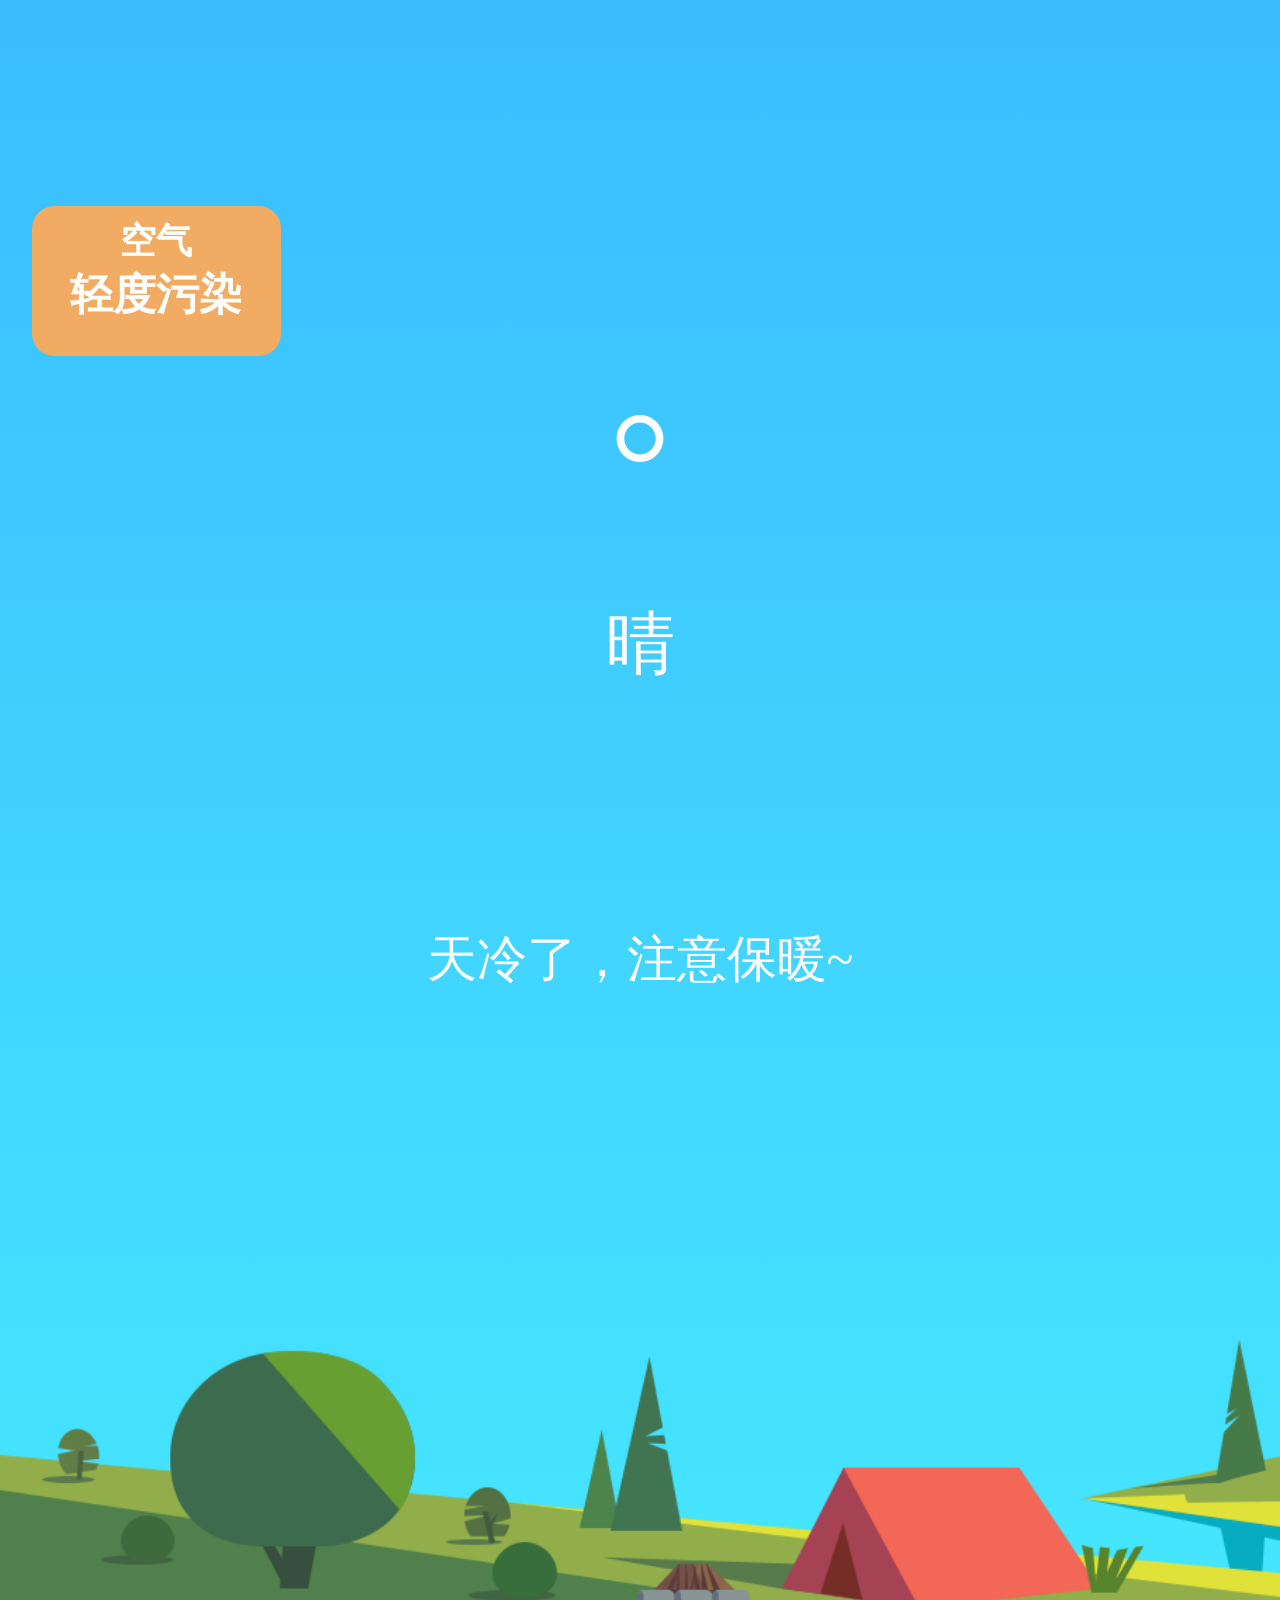
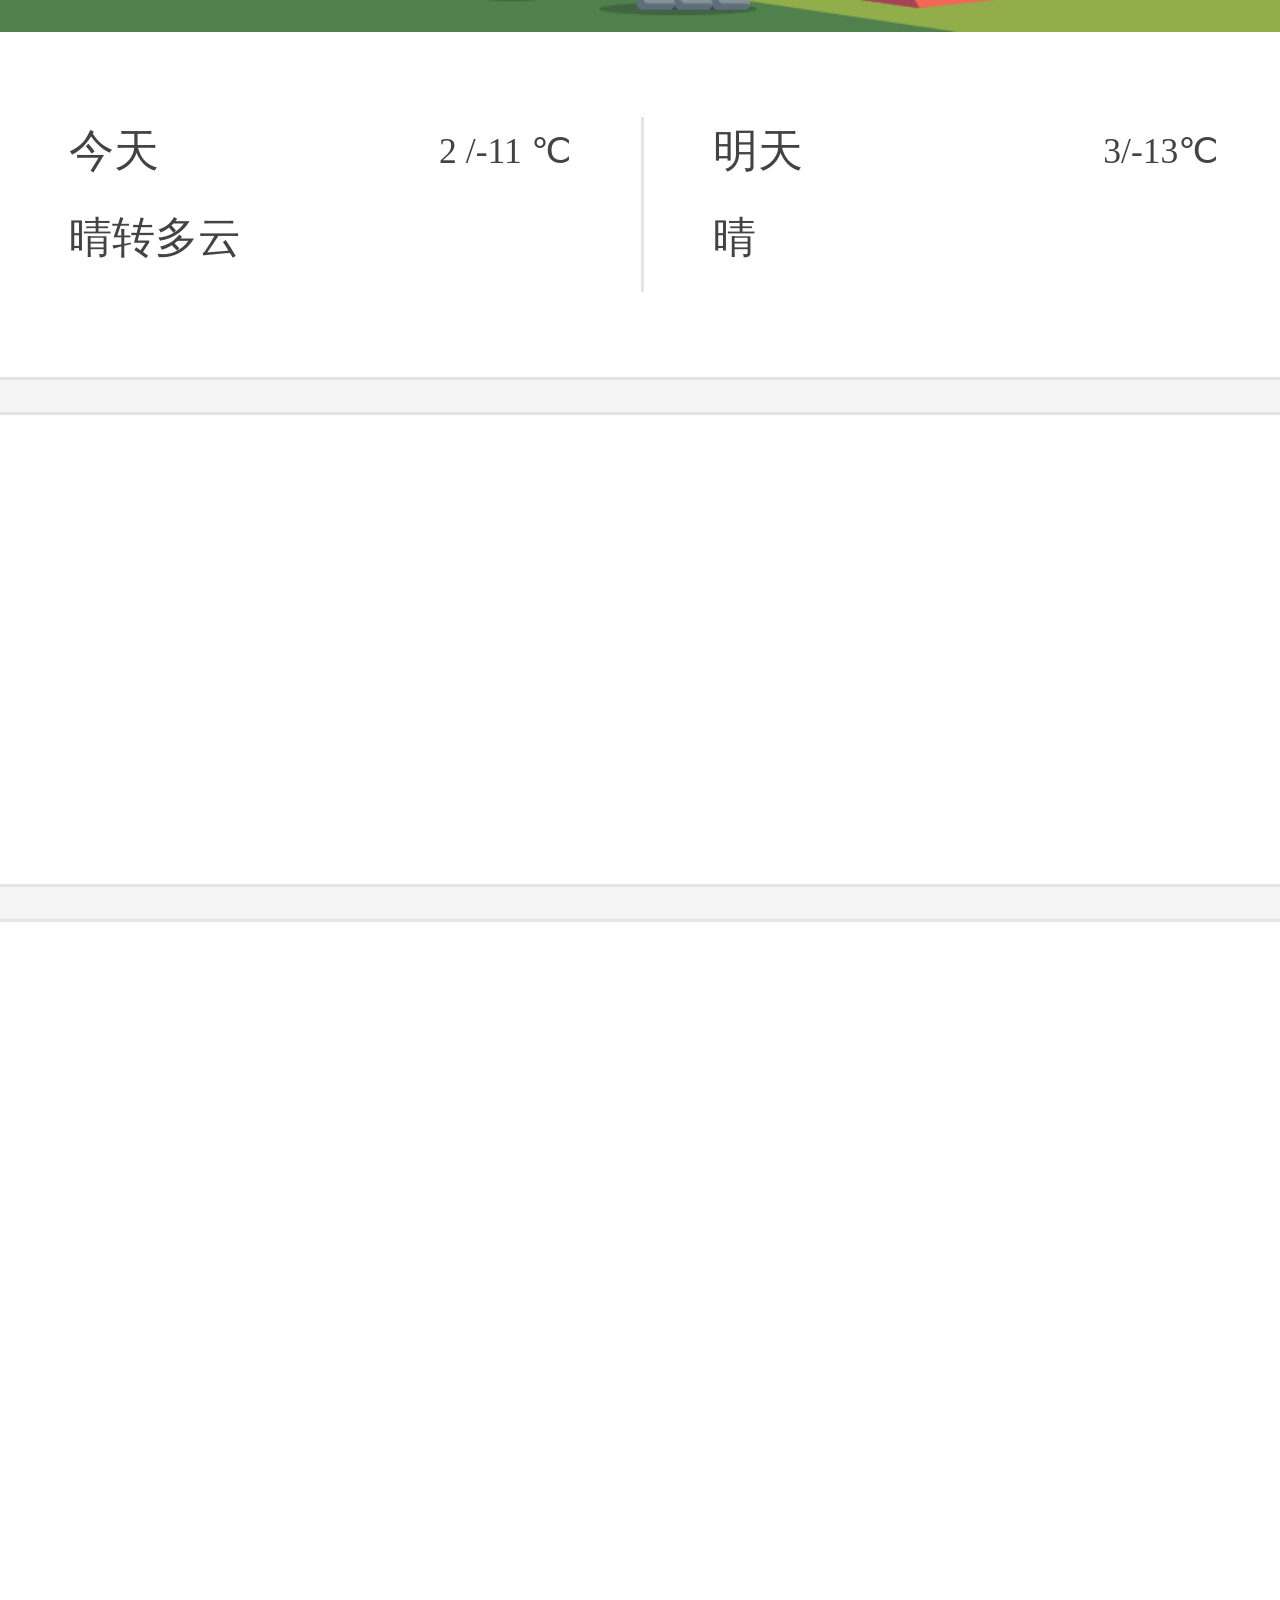
<file: index.html>
<!DOCTYPE html>
<html lang="en">
<head>
	<meta charset="UTF-8">
	<meta name="viewport" content="width=device-width">
	<title>weather</title>
	<link rel="stylesheet" href="css/index.css">
	<link rel="stortcut icon" href="img/logo.png">
	<!-- 引入rem.js -->
	<script src="js/rem.js"></script>
	<script src="font/iconfont.js"></script>
	<script src="js/jquery3.2.1.min.js"></script>
	<script src="js/index.js"></script>
</head>
<style type="text/css">
.icon {
   width: 1em; height: 1em;
   vertical-align: -0.15em;
   fill: currentColor;
   overflow: hidden;
}
</style>
<body>
	<!-- 屏幕开始 -->
	<div class="screen">
		<div class="header"></div>
		<div class="box">
			<h2>空气</h2>
			<h3>轻度污染</h3>
		</div>
		<div class="temperature">°</div>
		<div class="tianqi">晴</div>
		<div class="wind_direction
"></div>
		<div class="guanxin">天冷了，注意保暖~</div>
	</div>
	<!-- 屏幕结束 -->
	<!-- 今日明日天气开始 -->
	<div class="con1">
		<div class="jintian">
			<div class="top">
				<span class="day">今天</span>
				<div class="temperature">
					<span class="hight" id=dat_high_temperature>2</span>
					/<span class="low" id=dat_low_temperature>-11</span>
					℃
				</div>
			</div>
			<div class="bottom">
				<span class="weather" id=day_condition>晴转多云</span>
				<div class="pic" id=dat_weather_icon_id></div>
			</div>
		</div>
		<div class="jintian">			
		        <div class="top">
				<span class="day">明天</span>
				<div class="temperature">
					<span class="hight" id=tomorrow_high_temperature>3</span>/<span class="low" id=tomorrow_low_temperature
>-13</span>℃
				</div>
			</div>
			<div class="bottom">
				<span class="weather" id=tomorrow_condition>晴</span>
				<div class="pic" id=tomorrow_weather_icon_id>
				</div>
			</div>
	    </div>
	</div>
	<!-- 今日明日天气结束 -->
	<!-- 实时天气 -->
	<div class="con2">
		<div class="wrap" id="now">
			<!-- <div class="now">
				<h2 class="now_time">12:00</h2>
				<div class="now_icon"></div>
				<h3 class="now_temperature">-1°</h3>
			</div> -->
			<!-- <div class="box"> 
				<h2 class="now_time">13:00</h2>
				<div class="now_icon"></div>
				<h3 class="now_temperature">0°</h3>
			</div>
			<div class="box">
				<h2 class="now_time">14:00</h2>
				<div class="now_icon"></div>
				<h3 class="now_temperature">1°</h3>
			</div>
			<div class="box">
				<h2 class="now_time">15:00</h2>
				<div class="now_icon"></div>
				<h3 class="now_temperature">1°</h3>
			</div>
			<div class="box">
				<h2 class="now_time">16:00</h2>
				<div class="now_icon"></div>
				<h3 class="now_temperature">1°</h3>
			</div>
			<div class="box">
				<h2 class="now_time">17:00</h2>
				<div class="now_icon"></div>
				<h3 class="now_temperature">0°</h3>
			</div>
			<div class="box"></div>
			<div class="box"></div>
			<div class="box"></div>
			<div class="box"></div>
			<div class="box"></div>
			<div class="box"></div>
			-->
		</div>
	</div>
	<!-- 未来天气状况 -->
	<div class="con3">
		<div class="wrap" id="forecast_list">
			<!--<div class="recent">
				 <div class="recent_time"> 
					<span class="month">01</span>
					/
					<span class="day">15</span>
				</div>
				<h2 class="recent_wea">多云</h2>
				<div class="recent_pic"></div>
				<h3 class="recent_high">3°</h3>
				<h4 class="recent_low">-12°</h4>
				<h5 class="recent_wind">西北风</h5>
				<h6 class="recent_level">2级</h6>
			</div>-->			
		</div>
	</div>
	<div class="city_box" style="display: none;">
		<div class="sousuo_box">
			<div class="search_box">
				<svg class="icon" aria-hidden="true">
                   <use xlink:href="#icon-sousuo"></use>
                </svg>
                <input type="text" placeholder="搜索市、区、县等城市" class='text'>
			</div>
			<div class="button">取消</div>
		</div>
		<!-- 城市 -->
		<div class="cities">
			<h1 class="title">热门城市</h1>
			<div class="con">
				<div class="son">北京</div>
				<div class="son">上海</div>
				<div class="son">广州</div>
				<div class="son">深圳</div>
				<div class="son">郑州</div>
				<div class="son">西安</div>
				<div class="son">南京</div>
				<div class="son">杭州</div>
				<div class="son">武汉</div>
				<div class="son">成都</div>
				<div class="son">沈阳</div>
				<div class="son">天津</div>
			</div>
		</div>

	</div>
	</body>
</html>
<!-- 移动端布局步骤：
      1.修改视口
      2.引入rem.js
      3，修改设计稿宽度 
      -->
      <!-- 
      1.html 超文本标记语言
      2.css 层叠样式表
      3.div+css布局 
      4.如何将html于css关联
      5.如何将js引入页面
      6.标签：页面中用尖括号括起来的叫标签
        单标签、双标签
      7.css语法
        选择器{
	       属性:属性值;
        }
      8.class="box"   .box
        类名标签库
        标签名 h2
        标签选择器
        父元素（空格）子元素
        .screen .box h3
        后代选择器
      9.选择器的作用
        选中页面中的元素
      10.浮动、定位、字体、盒子模型（margin、padding）    
      11.后代选择器
         伪类选择器
         :nth-child(n) 选中第n个孩子
         :first-child  选中第1个孩子
         :last-child 选中最后一个孩子
         -->
</file>
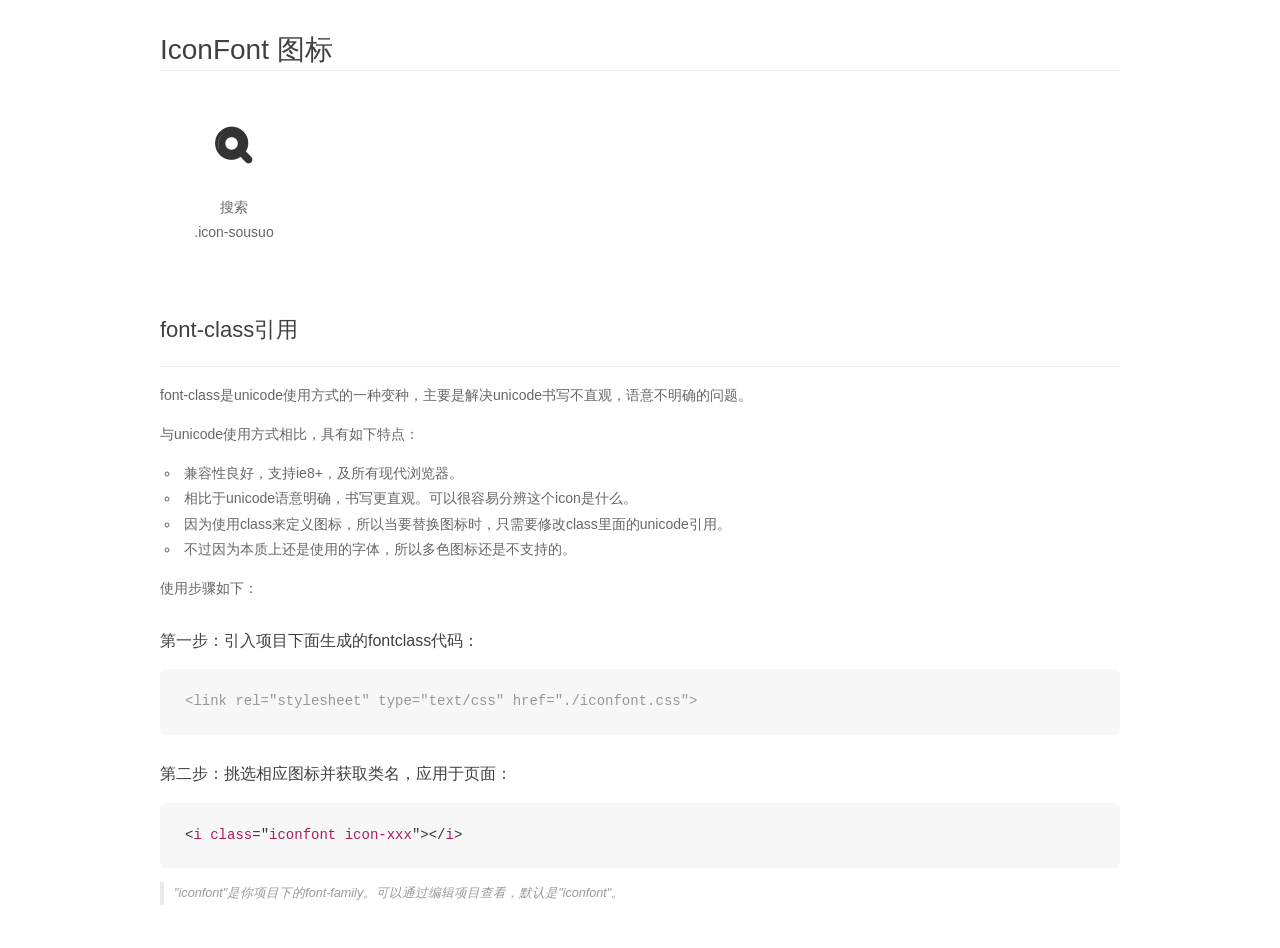
<file: font/demo_fontclass.html>
<!DOCTYPE html>
<html>
<head>
    <meta charset="utf-8"/>
    <title>IconFont</title>
    <link rel="stylesheet" href="demo.css">
    <link rel="stylesheet" href="iconfont.css">
</head>
<body>
    <div class="main markdown">
        <h1>IconFont 图标</h1>
        <ul class="icon_lists clear">
            
                <li>
                <i class="icon iconfont icon-sousuo"></i>
                    <div class="name">搜索</div>
                    <div class="fontclass">.icon-sousuo</div>
                </li>
            
        </ul>

        <h2 id="font-class-">font-class引用</h2>
        <hr>

        <p>font-class是unicode使用方式的一种变种，主要是解决unicode书写不直观，语意不明确的问题。</p>
        <p>与unicode使用方式相比，具有如下特点：</p>
        <ul>
        <li>兼容性良好，支持ie8+，及所有现代浏览器。</li>
        <li>相比于unicode语意明确，书写更直观。可以很容易分辨这个icon是什么。</li>
        <li>因为使用class来定义图标，所以当要替换图标时，只需要修改class里面的unicode引用。</li>
        <li>不过因为本质上还是使用的字体，所以多色图标还是不支持的。</li>
        </ul>
        <p>使用步骤如下：</p>
        <h3 id="-fontclass-">第一步：引入项目下面生成的fontclass代码：</h3>


        <pre><code class="lang-js hljs javascript"><span class="hljs-comment">&lt;link rel="stylesheet" type="text/css" href="./iconfont.css"&gt;</span></code></pre>
        <h3 id="-">第二步：挑选相应图标并获取类名，应用于页面：</h3>
        <pre><code class="lang-css hljs">&lt;<span class="hljs-selector-tag">i</span> <span class="hljs-selector-tag">class</span>="<span class="hljs-selector-tag">iconfont</span> <span class="hljs-selector-tag">icon-xxx</span>"&gt;&lt;/<span class="hljs-selector-tag">i</span>&gt;</code></pre>
        <blockquote>
        <p>"iconfont"是你项目下的font-family。可以通过编辑项目查看，默认是"iconfont"。</p>
        </blockquote>
    </div>
</body>
</html>
</file>
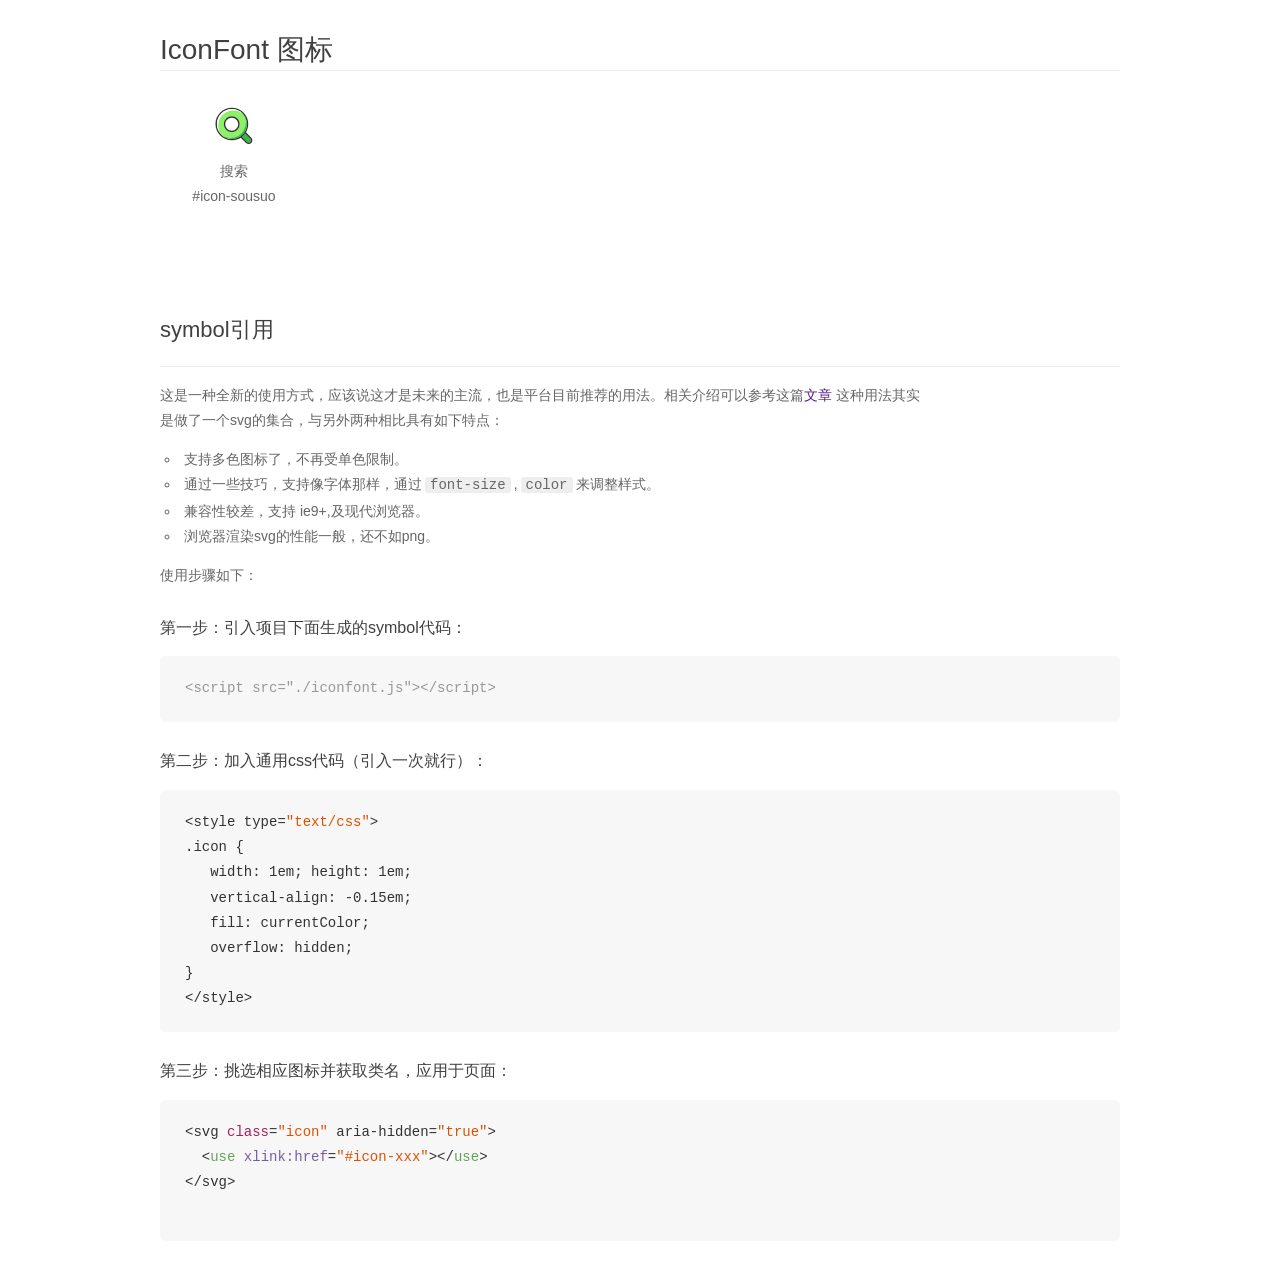
<file: font/demo_symbol.html>
<!DOCTYPE html>
<html>
<head>
    <meta charset="utf-8"/>
    <title>IconFont</title>
    <link rel="stylesheet" href="demo.css">
    <script src="iconfont.js"></script>

    <style type="text/css">
        .icon {
          /* 通过设置 font-size 来改变图标大小 */
          width: 1em; height: 1em;
          /* 图标和文字相邻时，垂直对齐 */
          vertical-align: -0.15em;
          /* 通过设置 color 来改变 SVG 的颜色/fill */
          fill: currentColor;
          /* path 和 stroke 溢出 viewBox 部分在 IE 下会显示
             normalize.css 中也包含这行 */
          overflow: hidden;
        }

    </style>
</head>
<body>
    <div class="main markdown">
        <h1>IconFont 图标</h1>
        <ul class="icon_lists clear">
            
                <li>
                    <svg class="icon" aria-hidden="true">
                        <use xlink:href="#icon-sousuo"></use>
                    </svg>
                    <div class="name">搜索</div>
                    <div class="fontclass">#icon-sousuo</div>
                </li>
            
        </ul>


        <h2 id="symbol-">symbol引用</h2>
        <hr>

        <p>这是一种全新的使用方式，应该说这才是未来的主流，也是平台目前推荐的用法。相关介绍可以参考这篇<a href="">文章</a>
        这种用法其实是做了一个svg的集合，与另外两种相比具有如下特点：</p>
        <ul>
          <li>支持多色图标了，不再受单色限制。</li>
          <li>通过一些技巧，支持像字体那样，通过<code>font-size</code>,<code>color</code>来调整样式。</li>
          <li>兼容性较差，支持 ie9+,及现代浏览器。</li>
          <li>浏览器渲染svg的性能一般，还不如png。</li>
        </ul>
        <p>使用步骤如下：</p>
        <h3 id="-symbol-">第一步：引入项目下面生成的symbol代码：</h3>
        <pre><code class="lang-js hljs javascript"><span class="hljs-comment">&lt;script src="./iconfont.js"&gt;&lt;/script&gt;</span></code></pre>
        <h3 id="-css-">第二步：加入通用css代码（引入一次就行）：</h3>
        <pre><code class="lang-js hljs javascript">&lt;style type=<span class="hljs-string">"text/css"</span>&gt;
.icon {
   width: <span class="hljs-number">1</span>em; height: <span class="hljs-number">1</span>em;
   vertical-align: <span class="hljs-number">-0.15</span>em;
   fill: currentColor;
   overflow: hidden;
}
&lt;<span class="hljs-regexp">/style&gt;</span></code></pre>
        <h3 id="-">第三步：挑选相应图标并获取类名，应用于页面：</h3>
        <pre><code class="lang-js hljs javascript">&lt;svg <span class="hljs-class"><span class="hljs-keyword">class</span></span>=<span class="hljs-string">"icon"</span> aria-hidden=<span class="hljs-string">"true"</span>&gt;<span class="xml"><span class="hljs-tag">
  &lt;<span class="hljs-name">use</span> <span class="hljs-attr">xlink:href</span>=<span class="hljs-string">"#icon-xxx"</span>&gt;</span><span class="hljs-tag">&lt;/<span class="hljs-name">use</span>&gt;</span>
</span>&lt;<span class="hljs-regexp">/svg&gt;
        </span></code></pre>
    </div>
</body>
</html>
</file>
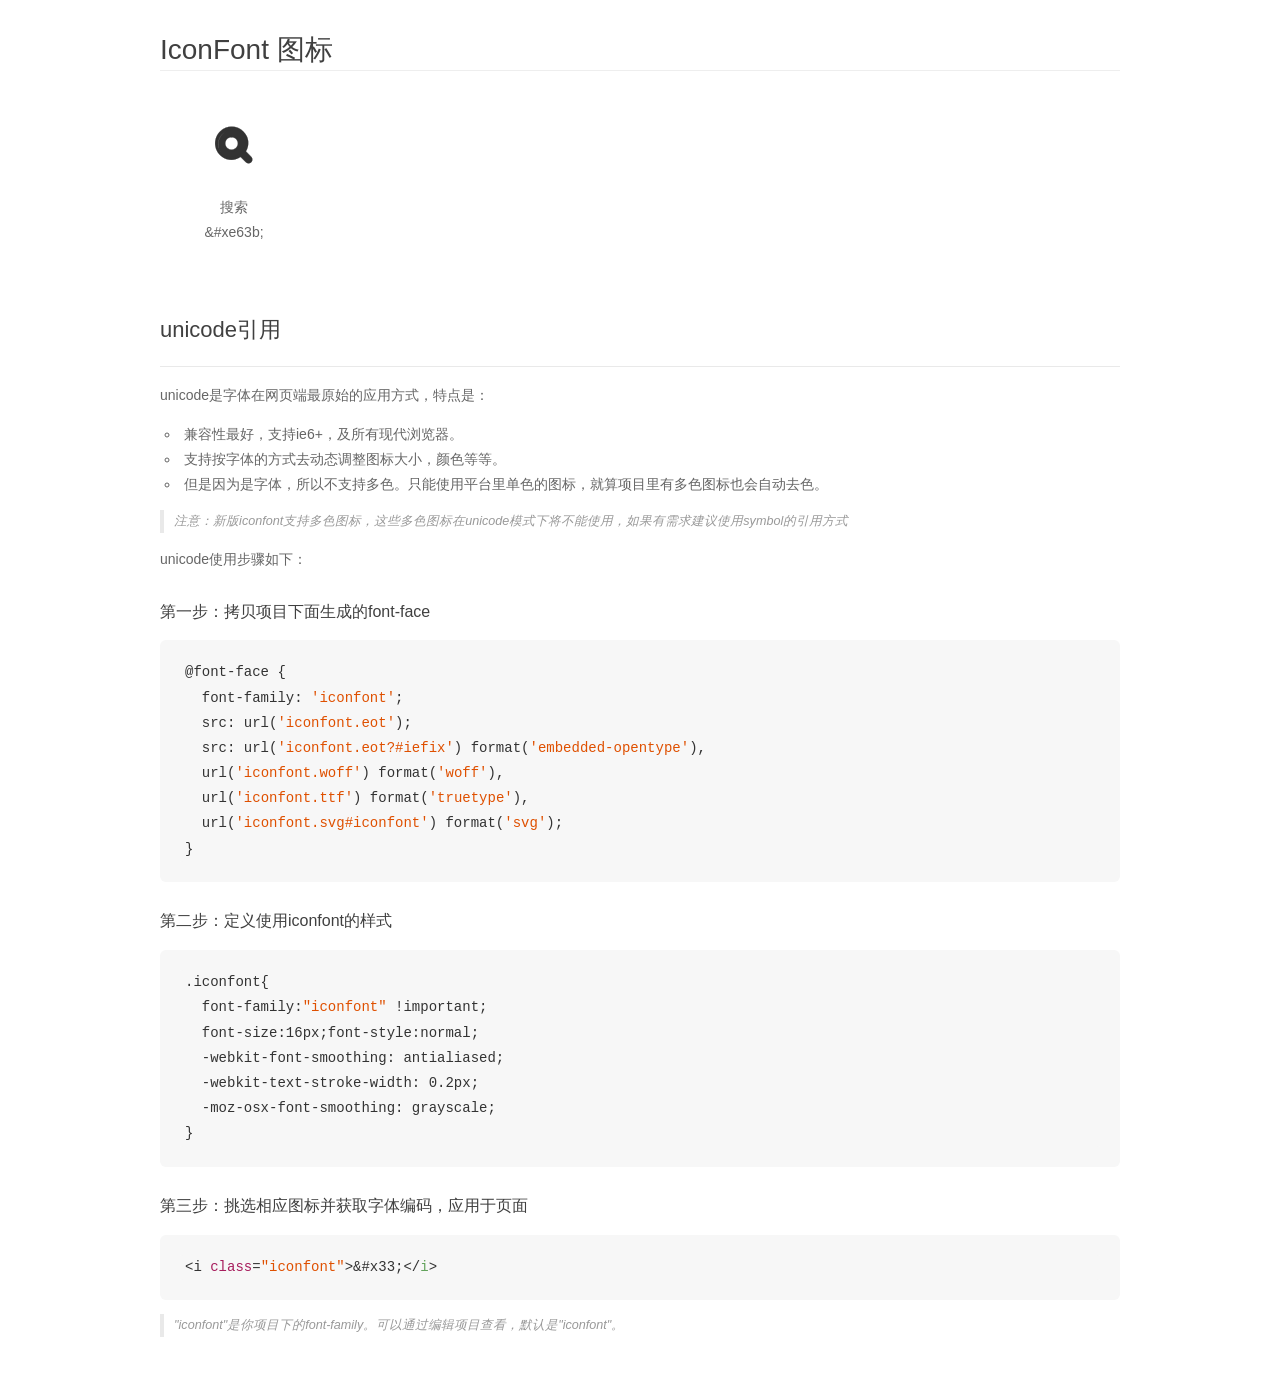
<file: font/demo_unicode.html>
<!DOCTYPE html>
<html>
<head>
    <meta charset="utf-8"/>
    <title>IconFont</title>
    <link rel="stylesheet" href="demo.css">

    <style type="text/css">

        @font-face {font-family: "iconfont";
          src: url('iconfont.eot'); /* IE9*/
          src: url('iconfont.eot#iefix') format('embedded-opentype'), /* IE6-IE8 */
          url('iconfont.woff') format('woff'), /* chrome, firefox */
          url('iconfont.ttf') format('truetype'), /* chrome, firefox, opera, Safari, Android, iOS 4.2+*/
          url('iconfont.svg#iconfont') format('svg'); /* iOS 4.1- */
        }

        .iconfont {
          font-family:"iconfont" !important;
          font-size:16px;
          font-style:normal;
          -webkit-font-smoothing: antialiased;
          -webkit-text-stroke-width: 0.2px;
          -moz-osx-font-smoothing: grayscale;
        }

    </style>
</head>
<body>
    <div class="main markdown">
        <h1>IconFont 图标</h1>
        <ul class="icon_lists clear">
            
                <li>
                <i class="icon iconfont">&#xe63b;</i>
                    <div class="name">搜索</div>
                    <div class="code">&amp;#xe63b;</div>
                </li>
            
        </ul>
        <h2 id="unicode-">unicode引用</h2>
        <hr>

        <p>unicode是字体在网页端最原始的应用方式，特点是：</p>
        <ul>
        <li>兼容性最好，支持ie6+，及所有现代浏览器。</li>
        <li>支持按字体的方式去动态调整图标大小，颜色等等。</li>
        <li>但是因为是字体，所以不支持多色。只能使用平台里单色的图标，就算项目里有多色图标也会自动去色。</li>
        </ul>
        <blockquote>
        <p>注意：新版iconfont支持多色图标，这些多色图标在unicode模式下将不能使用，如果有需求建议使用symbol的引用方式</p>
        </blockquote>
        <p>unicode使用步骤如下：</p>
        <h3 id="-font-face">第一步：拷贝项目下面生成的font-face</h3>
        <pre><code class="lang-js hljs javascript">@font-face {
  font-family: <span class="hljs-string">'iconfont'</span>;
  src: url(<span class="hljs-string">'iconfont.eot'</span>);
  src: url(<span class="hljs-string">'iconfont.eot?#iefix'</span>) format(<span class="hljs-string">'embedded-opentype'</span>),
  url(<span class="hljs-string">'iconfont.woff'</span>) format(<span class="hljs-string">'woff'</span>),
  url(<span class="hljs-string">'iconfont.ttf'</span>) format(<span class="hljs-string">'truetype'</span>),
  url(<span class="hljs-string">'iconfont.svg#iconfont'</span>) format(<span class="hljs-string">'svg'</span>);
}
</code></pre>
        <h3 id="-iconfont-">第二步：定义使用iconfont的样式</h3>
        <pre><code class="lang-js hljs javascript">.iconfont{
  font-family:<span class="hljs-string">"iconfont"</span> !important;
  font-size:<span class="hljs-number">16</span>px;font-style:normal;
  -webkit-font-smoothing: antialiased;
  -webkit-text-stroke-width: <span class="hljs-number">0.2</span>px;
  -moz-osx-font-smoothing: grayscale;
}
</code></pre>
        <h3 id="-">第三步：挑选相应图标并获取字体编码，应用于页面</h3>
        <pre><code class="lang-js hljs javascript">&lt;i <span class="hljs-class"><span class="hljs-keyword">class</span></span>=<span class="hljs-string">"iconfont"</span>&gt;&amp;#x33;<span class="xml"><span class="hljs-tag">&lt;/<span class="hljs-name">i</span>&gt;</span></span></code></pre>

        <blockquote>
        <p>"iconfont"是你项目下的font-family。可以通过编辑项目查看，默认是"iconfont"。</p>
        </blockquote>
    </div>


</body>
</html>
</file>
<file: css/index.css>
/*
* @Author: YJQ
* @Date:   2018-01-17 14:34:17
* @Last Modified by:   YJQ
* @Last Modified time: 2018-01-20 15:37:13
*/

/* 清除浏览器默认样式 */
*{
	margin: 0;
	padding: 0;
}
body{
	background: #f5f5f5;
}
@font-face {
  font-family: 'iconfont';  /* project id 546698 */
  src: url('//at.alicdn.com/t/font_546698_cgl7wx0dd2qehfr.eot');
  src: url('//at.alicdn.com/t/font_546698_cgl7wx0dd2qehfr.eot?#iefix') format('embedded-opentype'),
  url('//at.alicdn.com/t/font_546698_cgl7wx0dd2qehfr.woff') format('woff'),
  url('//at.alicdn.com/t/font_546698_cgl7wx0dd2qehfr.ttf') format('truetype'),
  url('//at.alicdn.com/t/font_546698_cgl7wx0dd2qehfr.svg#iconfont') format('svg');
}
.screen{
	width: 100%;
	height: 13.77rem;
	/* background: red; */
	background: url(../img/screen.png) no-repeat left bottom,-webkit-linear-gradient(top,#3bbcff,#46e7ff);
	background-size: contain;
}
.header{
	width: 100%;
	height: 1.58rem;
	/* background: blue; */
	font-size: 0.5rem;
	/* 字体颜色 */
	color: #fff;
	/* 字体加粗 */
	font-weight: bold;
	/* 文本属性 */
	/* 文字水平居中 */
	text-align: center;
	/* 文字垂直居中 */
	line-height: 1.58rem;
}
.screen .box{
	width: 2.10rem;
	height: 1.26rem;
	background: rgb(241,171,98);
    border-radius: 0.19rem;
    margin-top: 0.16rem;
	margin-left: 0.27rem;
	/* 内填充 */
	padding-top: 0.1rem;
	/* 自定义盒模型 */
	box-sizing: border-box;
}
.screen .box h2{
	font-size: 0.3rem;
	color: white;
	text-align: center;
}
.screen .box h3{
    font-size: 0.36rem;
	color: white;
	text-align: center;
}
.screen .temperature{
	width: 100%;
	height: 1.77rem;
	margin-top: 0.28rem;
	font-size: 1.3rem;
	color: #fff;
	line-height: 1.31rem;
	/* padding-left: 4.96rem; */
	text-align: center;
}
.screen .tianqi{
	width: 100%;
	height: 1.00rem;
	font-size: 0.58rem;
	color: #fff;
	text-align: center;

}
.screen .wind_direction
{
	width: 100%;
	height: 0.62rem;
	font-size: 0.34rem;
	color: #fff;
	text-align: center;
}
.screen .guanxin{
	width: 100%;
/* 	height: 0.42rem; */
    /* background: red; */
	font-size: 0.42rem;
	color: #fff;
	margin-top: 1.14rem;
	text-align: center;
}
.con1{
	width: 100%;
	height: 2.94rem;
	background: #fff;
	border-bottom: 0.03rem solid #e4e4e4;
	padding-top: 0.72rem;
	padding-left: 0.58rem;
	box-sizing: border-box;
}
.jintian{
	width: 4.85rem;
	height: 1.47rem;
	/* background: red; */
	border-right: 0.03rem solid #e4e4e4;
	padding-right: 0.59rem;
	box-sizing: border-box;
	float: left;
}
.con1 .jintian:nth-child(2){
	padding-right: 0;
	border-right: none;
	padding-left: 0.59rem;
}
.jintian .top{
	width: 100%;
	height: 0.59rem;
	/* background: yellowgreen; */
	/* 指定为弹性布局 */
	display: flex;
	/* 两端对齐 */
	justify-content:space-between; 
}
.jintian .top .day{
	font-size: 0.38rem;
	color: #434343;
	line-height: 0.59rem;
}
.jintian .top .temperature{
	font-size: 0.3rem;
	color: #434343;
	line-height: 0.59rem;
}
.jintian .bottom{
	width: 100%;
	height: 0.86rem;
    /* background: yellow; */
    display: flex;
    justify-content: space-between;
}
.jintian .bottom .weather{
	font-size: 0.36rem;
	color: #434343;
	line-height: 0.86rem;
}
.jintian .bottom .pic{
	width: 0.48rem;
	height: 0.48rem;
	/* background: red; */
	margin-top: 0.2rem;
	/* background: url('../img/0.png') no-repeat; */
	background-repeat: no-repeat;
	background-size: 0.48rem,0.48rem; 
}
.con2{
	width: 100%;
	height: 4rem;
	background: #fff;
	margin-top: 0.27rem;
	border-top: 0.03rem solid #e4e4e4;
	border-bottom: 0.03rem solid #e4e4e4;
	/* 上 右 下 左 */
    padding: 0.9rem 0 0.8rem 0;
    box-sizing: border-box;
    /* 超出部分以滚动方式滚动 */
    overflow-x: auto;
}
/* 取消滚动条 */
.con2::-webkit-scrollbar{
	height: 0;
}
.con2 .wrap{
	height: 100%;
	/* 水平排列 */
	display: flex;
}
.con2 .wrap .now{
	width: 1.68rem;
	height: 100%;
	/* background: yellow; */
	/* 静止缩小 */
	flex-shrink: 0;
	display: flex;
	/* 改变主轴方向 */
	flex-direction: column;
	/* 两端对齐 */
	justify-content: space-between;
}
.con2 .wrap .now .now_time{
	font-size: 0.24rem;
	color: #999999;
	text-align: center;
	font-weight: normal;
}
.con2 .wrap .now .now_icon{
	width: 1rem;
	height: 1rem;
	/* background: red; */
	/* div居中 */
	margin: 0 auto;
	/* 先引入图片再设置图片大小 */
	/* background: url('../img/0.png') no-repeat; */
	background-repeat: no-repeat;
	background-size: 1rem 1rem;
}
.con2 .wrap .now .now_temperature{
	font-size: 0.2rem;
	color: #333333;
	text-align: center;
	font-weight: normal;
}
.con3{
	width: 100%;
	height: 11.22rem;
	background: #fff;
	margin-top: 0.27rem;
	border-top: 0.03rem solid #e4e4e4;
	border-bottom: 0.03rem solid #e4e4e4;
	padding: 0.71rem 0 0.71rem 0;
	box-sizing: border-box;
    /* 超出部分以滚动方式滚动 */
    overflow-x: auto;
}
.con3::-webkit-scrollbar{
	height: 0;
}
.con3 .wrap{
	height: 100%;
	/* 水平排列 */
	display: flex;  
}
.con3 .wrap .forecast_list{
    width: 2.52rem;
    height: 100%;
    background: #fff;
    flex-shrink: 0;
	display: flex;
    flex-direction: column;
    justify-content: space-between;
}
.con3 .wrap .forecast_list .recent_time{
    font-size: 0.24rem;
    color: #888888;
    text-align: center;
    font-weight: normal;
}
.con3 .wrap .forecast_list .recent_wea{
    font-size: 0.38rem;
    color: #888888;
    text-align: center;
    font-weight: normal;
}
.con3 .wrap .forecast_list .recent_pic{
    width: 1rem;
	height: 1rem;
	/* background: red; */
	/* div居中 */
	margin: 0 auto;
	/* 先引入图片再设置图片大小 */
	/* background: url('../img/1.png') no-repeat;*/
	background-repeat: no-repeat;
	background-size: 1rem 1rem;
}
.con3 .wrap .forecast_list .recent_high{
    font-size: 0.28rem;
    color: #888888;
    text-align: center;
    font-weight: normal;
}
.con3 .wrap .forecast_list .recent_low{
    font-size: 0.28rem;
    color: #888888;
    text-align: center;
    font-weight: normal;
}
.con3 .wrap .forecast_list .recent_wind{
    font-size: 0.30rem;
    color: #888888;
    text-align: center;
    font-weight: normal;
}
.con3 .wrap .forecast_list .recent_level{
     font-size: 0.32rem;
    color: #888888;
    text-align: center;
    font-weight: normal;
}
/* 选择城市 */
.city_box{
    width: 100%;
    height: 20rem;
    background: #fff;
    position: absolute;
    top: 0;
    left: 0;

}
.city_box .sousuo_box{
	width:100%;
	height: 1.26rem;
	/* background: yellow; */
	border-bottom: 0.04rem solid #e4e4e4;
	padding: 0.18rem 0.49rem 0.18rem 0.35rem;
	box-sizing: border-box;
	display: flex;
	justify-content: space-between;
}
.city_box .sousuo_box .search_box{
    width: 8.62rem;
    height: 0.86rem;
    background: #f2f2f2;
    border-radius: 0.43rem;
}
.city_box .sousuo_box .button{
    font-size: 0.18rem;
    color: #4d4d4d;
    line-height: 0.9rem;
    /* 如何设置字体 */
    font-family: "微软雅黑";
}
.icon{
	font-size: 0.6rem;
	float: left;
	margin-top: 0.20rem;
	margin-left: 0.3rem;
}
.text{
	width: 7.2rem;
	height: 100%;
	background: ;
	border: none;
	float:left;
	padding-left: 0.28rem;

}
/* 获取焦点 */
.text:focus{
	outline: none;
}
.cities{
	width: 100%;
	height: 14rem;
	/* background: pink; */
	padding:  0.24rem 0.35rem  0rem  0.36rem;
	box-sizing: border-box;
	overflow-y: auto;
}
.cities .title{
	width: 100%;
	height: 1.16rem;
	/* background: yellow; */
	font-size: 0.34rem;
	color: #434343;
	font-weight: bold;
	line-height: 1.16rem;
	/* 文字间距离 */
	letter-spacing:0.03rem; 
}
.cities .con{
	width: 100%;
	height: auto;
	/* 超出部分隐藏 */
	overflow: hidden;
}
.cities .con .son{
    width: 3.17rem;
    height: 0.81rem;
    background: #f2f2f2;
    border-radius: 0.4rem;
    font-size: 0.32rem;
    color: #434343;
    text-align: center;
    line-height: 0.81rem;
    float: left;
    margin: 0 0.28rem 0.21rem 0;
}
.cities .con .son:nth-child(3n){
	margin-right: 0;
}
</file>
<file: font/demo.css>
*{margin: 0;padding: 0;list-style: none;}
/*
KISSY CSS Reset
理念：1. reset 的目的不是清除浏览器的默认样式，这仅是部分工作。清除和重置是紧密不可分的。
2. reset 的目的不是让默认样式在所有浏览器下一致，而是减少默认样式有可能带来的问题。
3. reset 期望提供一套普适通用的基础样式。但没有银弹，推荐根据具体需求，裁剪和修改后再使用。
特色：1. 适应中文；2. 基于最新主流浏览器。
维护：玉伯<lifesinger@gmail.com>, 正淳<ragecarrier@gmail.com>
 */

/** 清除内外边距 **/
body, h1, h2, h3, h4, h5, h6, hr, p, blockquote, /* structural elements 结构元素 */
dl, dt, dd, ul, ol, li, /* list elements 列表元素 */
pre, /* text formatting elements 文本格式元素 */
form, fieldset, legend, button, input, textarea, /* form elements 表单元素 */
th, td /* table elements 表格元素 */ {
  margin: 0;
  padding: 0;
}

/** 设置默认字体 **/
body,
button, input, select, textarea /* for ie */ {
  font: 12px/1.5 tahoma, arial, \5b8b\4f53, sans-serif;
}
h1, h2, h3, h4, h5, h6 { font-size: 100%; }
address, cite, dfn, em, var { font-style: normal; } /* 将斜体扶正 */
code, kbd, pre, samp { font-family: courier new, courier, monospace; } /* 统一等宽字体 */
small { font-size: 12px; } /* 小于 12px 的中文很难阅读，让 small 正常化 */

/** 重置列表元素 **/
ul, ol { list-style: none; }

/** 重置文本格式元素 **/
a { text-decoration: none; }
a:hover { text-decoration: underline; }


/** 重置表单元素 **/
legend { color: #000; } /* for ie6 */
fieldset, img { border: 0; } /* img 搭车：让链接里的 img 无边框 */
button, input, select, textarea { font-size: 100%; } /* 使得表单元素在 ie 下能继承字体大小 */
/* 注：optgroup 无法扶正 */

/** 重置表格元素 **/
table { border-collapse: collapse; border-spacing: 0; }

/* 清除浮动 */
.ks-clear:after, .clear:after {
  content: '\20';
  display: block;
  height: 0;
  clear: both;
}
.ks-clear, .clear {
  *zoom: 1;
}

.main {
  padding: 30px 100px;
width: 960px;
margin: 0 auto;
}
.main h1{font-size:36px; color:#333; text-align:left;margin-bottom:30px; border-bottom: 1px solid #eee;}

.helps{margin-top:40px;}
.helps pre{
  padding:20px;
  margin:10px 0;
  border:solid 1px #e7e1cd;
  background-color: #fffdef;
  overflow: auto;
}

.icon_lists{
  width: 100% !important;

}

.icon_lists li{
  float:left;
  width: 100px;
  height:180px;
  text-align: center;
  list-style: none !important;
}
.icon_lists .icon{
  font-size: 42px;
  line-height: 100px;
  margin: 10px 0;
  color:#333;
  -webkit-transition: font-size 0.25s ease-out 0s;
  -moz-transition: font-size 0.25s ease-out 0s;
  transition: font-size 0.25s ease-out 0s;

}
.icon_lists .icon:hover{
  font-size: 100px;
}



.markdown {
  color: #666;
  font-size: 14px;
  line-height: 1.8;
}

.highlight {
  line-height: 1.5;
}

.markdown img {
  vertical-align: middle;
  max-width: 100%;
}

.markdown h1 {
  color: #404040;
  font-weight: 500;
  line-height: 40px;
  margin-bottom: 24px;
}

.markdown h2,
.markdown h3,
.markdown h4,
.markdown h5,
.markdown h6 {
  color: #404040;
  margin: 1.6em 0 0.6em 0;
  font-weight: 500;
  clear: both;
}

.markdown h1 {
  font-size: 28px;
}

.markdown h2 {
  font-size: 22px;
}

.markdown h3 {
  font-size: 16px;
}

.markdown h4 {
  font-size: 14px;
}

.markdown h5 {
  font-size: 12px;
}

.markdown h6 {
  font-size: 12px;
}

.markdown hr {
  height: 1px;
  border: 0;
  background: #e9e9e9;
  margin: 16px 0;
  clear: both;
}

.markdown p,
.markdown pre {
  margin: 1em 0;
}

.markdown > p,
.markdown > blockquote,
.markdown > .highlight,
.markdown > ol,
.markdown > ul {
  width: 80%;
}

.markdown ul > li {
  list-style: circle;
}

.markdown > ul li,
.markdown blockquote ul > li {
  margin-left: 20px;
  padding-left: 4px;
}

.markdown > ul li p,
.markdown > ol li p {
  margin: 0.6em 0;
}

.markdown ol > li {
  list-style: decimal;
}

.markdown > ol li,
.markdown blockquote ol > li {
  margin-left: 20px;
  padding-left: 4px;
}

.markdown code {
  margin: 0 3px;
  padding: 0 5px;
  background: #eee;
  border-radius: 3px;
}

.markdown pre {
  border-radius: 6px;
  background: #f7f7f7;
  padding: 20px;
}

.markdown pre code {
  border: none;
  background: #f7f7f7;
  margin: 0;
}

.markdown strong,
.markdown b {
  font-weight: 600;
}

.markdown > table {
  border-collapse: collapse;
  border-spacing: 0px;
  empty-cells: show;
  border: 1px solid #e9e9e9;
  width: 95%;
  margin-bottom: 24px;
}

.markdown > table th {
  white-space: nowrap;
  color: #333;
  font-weight: 600;

}

.markdown > table th,
.markdown > table td {
  border: 1px solid #e9e9e9;
  padding: 8px 16px;
  text-align: left;
}

.markdown > table th {
  background: #F7F7F7;
}

.markdown blockquote {
  font-size: 90%;
  color: #999;
  border-left: 4px solid #e9e9e9;
  padding-left: 0.8em;
  margin: 1em 0;
  font-style: italic;
}

.markdown blockquote p {
  margin: 0;
}

.markdown .anchor {
  opacity: 0;
  transition: opacity 0.3s ease;
  margin-left: 8px;
}

.markdown .waiting {
  color: #ccc;
}

.markdown h1:hover .anchor,
.markdown h2:hover .anchor,
.markdown h3:hover .anchor,
.markdown h4:hover .anchor,
.markdown h5:hover .anchor,
.markdown h6:hover .anchor {
  opacity: 1;
  display: inline-block;
}

.markdown > br,
.markdown > p > br {
  clear: both;
}


.hljs {
  display: block;
  background: white;
  padding: 0.5em;
  color: #333333;
  overflow-x: auto;
}

.hljs-comment,
.hljs-meta {
  color: #969896;
}

.hljs-string,
.hljs-variable,
.hljs-template-variable,
.hljs-strong,
.hljs-emphasis,
.hljs-quote {
  color: #df5000;
}

.hljs-keyword,
.hljs-selector-tag,
.hljs-type {
  color: #a71d5d;
}

.hljs-literal,
.hljs-symbol,
.hljs-bullet,
.hljs-attribute {
  color: #0086b3;
}

.hljs-section,
.hljs-name {
  color: #63a35c;
}

.hljs-tag {
  color: #333333;
}

.hljs-title,
.hljs-attr,
.hljs-selector-id,
.hljs-selector-class,
.hljs-selector-attr,
.hljs-selector-pseudo {
  color: #795da3;
}

.hljs-addition {
  color: #55a532;
  background-color: #eaffea;
}

.hljs-deletion {
  color: #bd2c00;
  background-color: #ffecec;
}

.hljs-link {
  text-decoration: underline;
}

pre{
  background: #fff;
}
</file>
<file: font/iconfont.css>
@font-face {font-family: "iconfont";
  src: url('iconfont.eot?t=1516324373478'); /* IE9*/
  src: url('iconfont.eot?t=1516324373478#iefix') format('embedded-opentype'), /* IE6-IE8 */
  url('[data-uri]') format('woff'),
  url('iconfont.ttf?t=1516324373478') format('truetype'), /* chrome, firefox, opera, Safari, Android, iOS 4.2+*/
  url('iconfont.svg?t=1516324373478#iconfont') format('svg'); /* iOS 4.1- */
}

.iconfont {
  font-family:"iconfont" !important;
  font-size:16px;
  font-style:normal;
  -webkit-font-smoothing: antialiased;
  -moz-osx-font-smoothing: grayscale;
}

.icon-sousuo:before { content: "\e63b"; }
</file>
